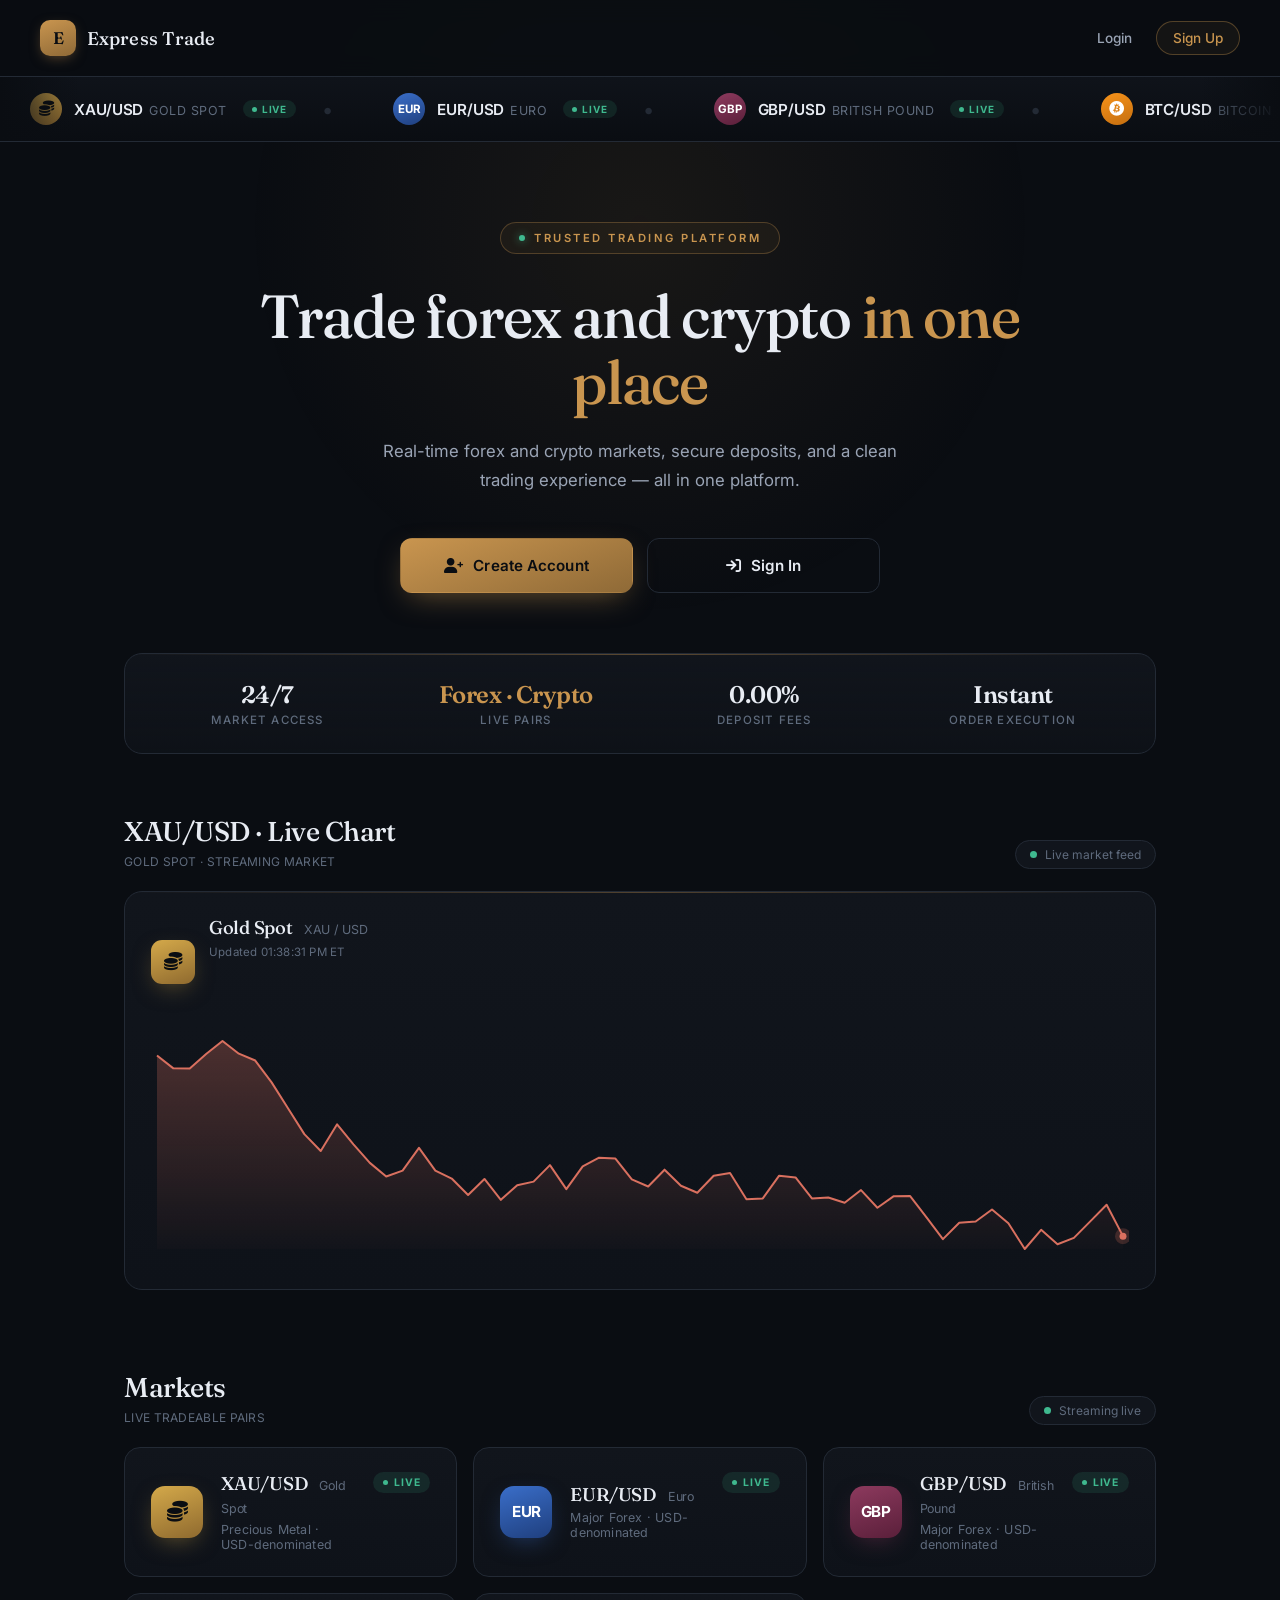
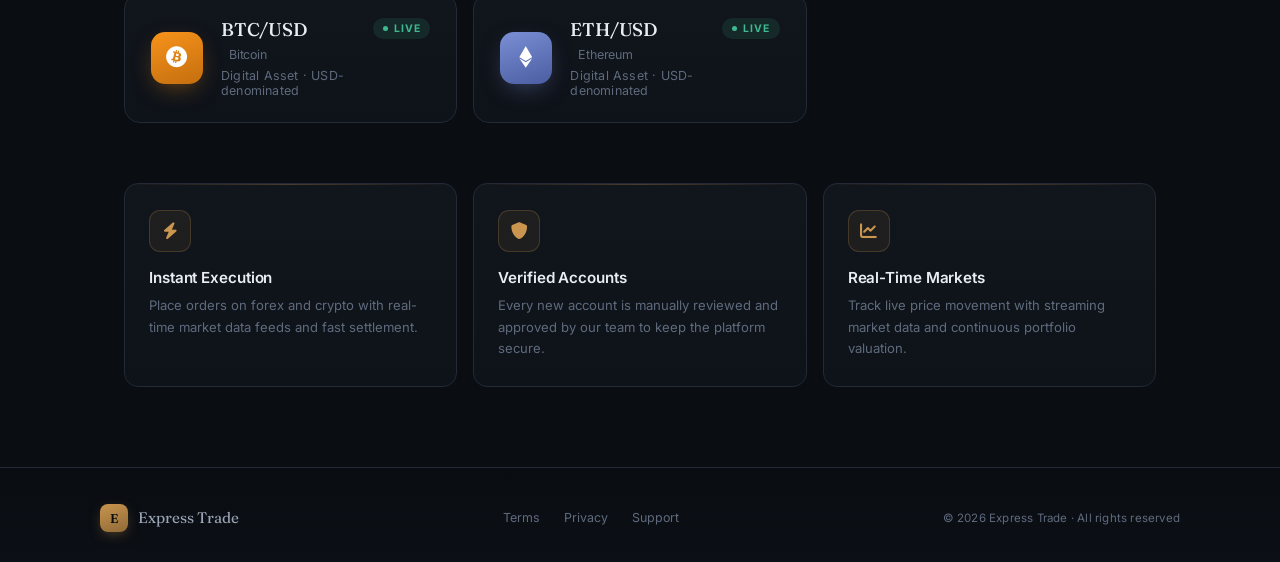
<file: index.html>
<!DOCTYPE html>
<html lang="en">
<head>
<meta charset="UTF-8" />
<meta name="viewport" content="width=device-width, initial-scale=1.0" />
<title>Express Trade • Trade Smarter</title>
<link rel="stylesheet" href="https://cdnjs.cloudflare.com/ajax/libs/font-awesome/6.0.0-beta3/css/all.min.css" />
<link href="https://fonts.googleapis.com/css2?family=Fraunces:opsz,wght@9..144,400;9..144,500;9..144,600&family=Inter:wght@400;500;600;700&display=swap" rel="stylesheet">
<style>
  :root{
    --bg:#0a0d12;
    --panel:#11151c;
    --panel-2:#161b24;
    --line:#232a35;
    --text:#e8ecf3;
    --text-dim:#9aa4b5;
    --text-faint:#5f6b7d;
    --copper:#c9954f;
    --copper-dim:#8f6a37;
    --teal:#3fb98f;
    --rose:#d9705f;
  }
  *{box-sizing:border-box;margin:0;padding:0;}
  html{scroll-behavior:smooth;}
  body{
    background:var(--bg);
    color:var(--text);
    font-family:'Inter',sans-serif;
    -webkit-font-smoothing:antialiased;
    min-height:100vh;
    position:relative;
    overflow-x:hidden;
  }
  body::before{
    content:'';
    position:fixed;
    top:-25%;
    left:50%;
    transform:translateX(-50%);
    width:900px;
    height:900px;
    background:radial-gradient(circle,rgba(201,149,79,0.08),transparent 62%);
    pointer-events:none;
    z-index:0;
  }

  /* ========== NAV ========== */
  .nav{
    padding:20px 40px;
    display:flex;
    align-items:center;
    justify-content:space-between;
    position:relative;
    z-index:3;
    border-bottom:1px solid var(--line);
    background:rgba(10,13,18,0.85);
    backdrop-filter:blur(12px);
    position:sticky;
    top:0;
  }
  .brand{display:flex;align-items:center;gap:11px;}
  .brand-mark{
    width:36px;height:36px;border-radius:10px;
    background:linear-gradient(160deg,var(--copper),var(--copper-dim));
    display:flex;align-items:center;justify-content:center;
    font-family:'Fraunces',serif;font-weight:600;font-size:1.05rem;color:#0a0d12;
    box-shadow:0 4px 14px -4px rgba(201,149,79,0.5);
  }
  .brand span{
    font-family:'Fraunces',serif;font-size:1.15rem;letter-spacing:.1px;font-weight:500;
  }
  .nav-links{display:flex;align-items:center;gap:8px;}
  .nav-links a{
    color:var(--text-dim);
    font-size:.85rem;
    text-decoration:none;
    padding:8px 16px;
    border-radius:20px;
    font-weight:500;
    transition:.18s;
  }
  .nav-links a:hover{color:var(--text);background:var(--panel);}
  .nav-links a.accent{
    color:var(--copper);
    border:1px solid rgba(201,149,79,0.35);
    background:rgba(201,149,79,0.06);
  }
  .nav-links a.accent:hover{
    background:rgba(201,149,79,0.14);
    border-color:var(--copper);
    color:var(--copper);
  }

  /* ========== LIVE TICKER TAPE ========== */
  .ticker-strip{
    background:linear-gradient(180deg,#0f131a,#0a0d12);
    border-bottom:1px solid var(--line);
    padding:16px 0;
    position:relative;
    z-index:2;
    overflow:hidden;
    display:flex;
    align-items:center;
  }
  .ticker-strip::before,
  .ticker-strip::after{
    content:'';
    position:absolute;
    top:0;
    bottom:0;
    width:80px;
    z-index:3;
    pointer-events:none;
  }
  .ticker-strip::before{
    left:0;
    background:linear-gradient(90deg,#0a0d12,rgba(10,13,18,0));
  }
  .ticker-strip::after{
    right:0;
    background:linear-gradient(270deg,#0a0d12,rgba(10,13,18,0));
  }
  .ticker-track{
    display:flex;
    gap:60px;
    animation:tickerScroll 40s linear infinite;
    white-space:nowrap;
    width:max-content;
    padding:0 30px;
  }
  .ticker-strip:hover .ticker-track{animation-play-state:paused;}
  @keyframes tickerScroll{
    0%{transform:translateX(0);}
    100%{transform:translateX(-50%);}
  }
  .tick{
    display:flex;
    align-items:center;
    gap:12px;
    flex:none;
  }
  .tick-icon{
    width:32px;height:32px;
    border-radius:50%;
    display:flex;
    align-items:center;
    justify-content:center;
    flex:none;
    font-size:.95rem;
  }
  .tick-icon.gold{background:linear-gradient(160deg,#d4a94a,#8f6a2f);color:#0a0d12;}
  .tick-icon.btc{background:linear-gradient(160deg,#f7931a,#c46e0f);color:#ffffff;}
  .tick-icon.eth{background:linear-gradient(160deg,#7b8fd6,#4a5da0);color:#ffffff;}
  .tick-icon.eur{background:linear-gradient(160deg,#3a6ec9,#1f3f7e);color:#ffffff;font-weight:700;font-size:.72rem;font-family:'Inter',sans-serif;}
  .tick-icon.gbp{background:linear-gradient(160deg,#8d3a5e,#5a1f3a);color:#ffffff;font-weight:700;font-size:.72rem;font-family:'Inter',sans-serif;}
  .tick-label{
    font-size:.95rem;
    font-weight:600;
    letter-spacing:-0.1px;
    color:var(--text);
  }
  .tick-label span{
    color:var(--text-faint);
    font-weight:400;
    margin-left:6px;
    font-size:.78rem;
    text-transform:uppercase;
    letter-spacing:.5px;
  }
  .tick-live{
    font-size:.62rem;
    font-weight:700;
    color:var(--teal);
    background:rgba(63,185,143,0.12);
    padding:3px 9px;
    border-radius:20px;
    letter-spacing:.8px;
    display:flex;
    align-items:center;
    gap:5px;
    margin-left:4px;
  }
  .tick-live::before{
    content:'';
    width:5px;height:5px;
    border-radius:50%;
    background:var(--teal);
    animation:blink 2s infinite;
  }
  @keyframes blink{
    0%,100%{opacity:1;}
    50%{opacity:0.35;}
  }
  .tick-sep{
    color:var(--line);
    font-size:1.3rem;
    margin-left:14px;
    user-select:none;
  }

  /* ========== HERO ========== */
  main{
    display:flex;
    flex-direction:column;
    align-items:center;
    padding:80px 24px 60px;
    text-align:center;
    position:relative;
    z-index:1;
  }
  .eyebrow{
    display:inline-flex;
    align-items:center;
    gap:9px;
    font-size:.7rem;
    color:var(--copper);
    letter-spacing:2.5px;
    text-transform:uppercase;
    border:1px solid rgba(201,149,79,0.3);
    background:rgba(201,149,79,0.06);
    padding:8px 18px;
    border-radius:20px;
    margin-bottom:30px;
    font-weight:600;
  }
  .eyebrow .dot{
    width:6px;height:6px;border-radius:50%;background:var(--teal);
    box-shadow:0 0 8px rgba(63,185,143,0.7);
    animation:blink 2s infinite;
  }
  h1{
    font-family:'Fraunces',serif;
    font-weight:500;
    font-size:clamp(2.2rem,5.5vw,3.8rem);
    line-height:1.08;
    letter-spacing:-1.2px;
    max-width:780px;
    margin-bottom:22px;
  }
  h1 em{font-style:normal;color:var(--copper);}
  .sub{
    color:var(--text-dim);
    font-size:1.05rem;
    max-width:560px;
    line-height:1.7;
    margin-bottom:44px;
    font-weight:400;
  }
  .cta-row{
    display:flex;
    gap:14px;
    flex-wrap:wrap;
    justify-content:center;
    width:100%;
    max-width:480px;
  }
  .cta{
    flex:1 1 190px;
    min-width:160px;
    padding:17px 28px;
    border-radius:12px;
    font-weight:600;
    font-size:.95rem;
    cursor:pointer;
    text-decoration:none;
    display:inline-flex;
    align-items:center;
    justify-content:center;
    gap:10px;
    transition:.22s;
    border:1px solid transparent;
    letter-spacing:.1px;
  }
  .cta-primary{
    background:linear-gradient(160deg,var(--copper),var(--copper-dim));
    color:#0a0d12;
    box-shadow:0 10px 30px -10px rgba(201,149,79,0.55);
  }
  .cta-primary:hover{
    transform:translateY(-2px);
    box-shadow:0 14px 38px -10px rgba(201,149,79,0.75);
  }
  .cta-ghost{background:transparent;border-color:var(--line);color:var(--text);}
  .cta-ghost:hover{
    border-color:var(--copper-dim);
    background:var(--panel);
    transform:translateY(-2px);
  }

  /* ========== TRUST STATS BAR ========== */
  .trust-bar{
    width:100%;
    max-width:1080px;
    margin:0 auto;
    padding:0 24px 40px;
    position:relative;
    z-index:1;
  }
  .trust-inner{
    background:linear-gradient(180deg,var(--panel),rgba(17,21,28,0.6));
    border:1px solid var(--line);
    border-radius:18px;
    padding:26px 28px;
    display:grid;
    grid-template-columns:repeat(4,1fr);
    gap:20px;
    position:relative;
    overflow:hidden;
  }
  .trust-inner::before{
    content:'';
    position:absolute;
    top:0;left:0;right:0;
    height:1px;
    background:linear-gradient(90deg,transparent,rgba(201,149,79,0.4),transparent);
  }
  .trust-item{text-align:center;}
  .trust-item .tv{
    font-family:'Fraunces',serif;
    font-size:1.5rem;
    font-weight:600;
    color:var(--text);
    letter-spacing:-0.5px;
    margin-bottom:4px;
  }
  .trust-item .tv.copper{color:var(--copper);}
  .trust-item .tl{
    font-size:.72rem;
    color:var(--text-faint);
    text-transform:uppercase;
    letter-spacing:1.2px;
    font-weight:500;
  }

  /* ========== SECTION ========== */
  .section{
    width:100%;
    max-width:1080px;
    padding:20px 24px 60px;
    position:relative;
    z-index:1;
    margin:0 auto;
  }
  .section-head{
    display:flex;
    justify-content:space-between;
    align-items:flex-end;
    margin-bottom:22px;
    flex-wrap:wrap;
    gap:10px;
  }
  .section-head h2{
    font-family:'Fraunces',serif;
    font-size:1.7rem;
    font-weight:500;
    letter-spacing:-0.5px;
  }
  .section-head h2 small{
    font-family:'Inter',sans-serif;
    font-size:.75rem;
    color:var(--text-faint);
    font-weight:400;
    letter-spacing:.3px;
    text-transform:uppercase;
    display:block;
    margin-top:6px;
  }
  .section-head .meta{
    font-size:.75rem;
    color:var(--text-faint);
    display:flex;
    align-items:center;
    gap:8px;
    padding:6px 14px;
    border:1px solid var(--line);
    border-radius:20px;
    background:var(--panel);
  }
  .live-dot{
    width:7px;height:7px;border-radius:50%;
    background:var(--teal);
    box-shadow:0 0 0 0 rgba(63,185,143,0.6);
    animation:pulse 1.8s infinite;
  }
  @keyframes pulse{
    0%{box-shadow:0 0 0 0 rgba(63,185,143,0.6);}
    70%{box-shadow:0 0 0 10px rgba(63,185,143,0);}
    100%{box-shadow:0 0 0 0 rgba(63,185,143,0);}
  }

  /* ========== FOREX CHART CARD ========== */
  .chart-card{
    background:linear-gradient(180deg,var(--panel),#0e1219);
    border:1px solid var(--line);
    border-radius:18px;
    padding:24px 26px;
    position:relative;
    overflow:hidden;
  }
  .chart-card::before{
    content:'';
    position:absolute;
    top:0;left:0;right:0;
    height:1px;
    background:linear-gradient(90deg,transparent,rgba(201,149,79,0.35),transparent);
  }
  .chart-head{
    display:flex;
    justify-content:space-between;
    align-items:center;
    margin-bottom:18px;
    flex-wrap:wrap;
    gap:16px;
  }
  .chart-pair{
    display:flex;
    align-items:center;
    gap:14px;
  }
  .chart-pair-icon{
    width:44px;height:44px;
    border-radius:11px;
    display:flex;
    align-items:center;
    justify-content:center;
    font-size:1.15rem;
    background:linear-gradient(160deg,#d4a94a,#8f6a2f);
    color:#0a0d12;
    box-shadow:0 8px 24px -8px rgba(212,169,74,0.5);
    flex:none;
  }
  .chart-pair .name{
    font-family:'Fraunces',serif;
    font-weight:500;
    font-size:1.15rem;
    letter-spacing:-0.3px;
  }
  .chart-pair .name span{
    color:var(--text-faint);
    font-family:'Inter',sans-serif;
    font-weight:400;
    font-size:.78rem;
    margin-left:8px;
  }
  .chart-pair .sub{
    font-size:.72rem;
    color:var(--text-faint);
    margin-top:4px;
    letter-spacing:.2px;
  }

  #forexChart{
    width:100%;
    height:240px;
    display:block;
  }

  /* ========== MARKET GRID ========== */
  .market-grid{
    display:grid;
    grid-template-columns:repeat(auto-fill,minmax(280px,1fr));
    gap:16px;
  }
  .pair-card{
    background:linear-gradient(180deg,var(--panel),#0e1219);
    border:1px solid var(--line);
    border-radius:16px;
    padding:24px 26px;
    transition:.22s;
    position:relative;
    overflow:hidden;
    display:flex;
    align-items:center;
    gap:18px;
  }
  .pair-card::before{
    content:'';
    position:absolute;
    top:0;left:0;right:0;
    height:1px;
    background:linear-gradient(90deg,transparent,rgba(201,149,79,0.3),transparent);
    opacity:0;
    transition:.22s;
  }
  .pair-card:hover{
    border-color:var(--copper-dim);
    transform:translateY(-3px);
    box-shadow:0 16px 40px -16px rgba(201,149,79,0.22);
  }
  .pair-card:hover::before{opacity:1;}
  .pair-icon{
    width:52px;height:52px;
    border-radius:14px;
    display:flex;
    align-items:center;
    justify-content:center;
    font-size:1.35rem;
    flex:none;
    font-weight:700;
    font-family:'Inter',sans-serif;
  }
  .pair-icon.gold{
    background:linear-gradient(160deg,#d4a94a,#8f6a2f);
    color:#0a0d12;
    box-shadow:0 8px 24px -8px rgba(212,169,74,0.5);
    font-size:1.3rem;
  }
  .pair-icon.btc{
    background:linear-gradient(160deg,#f7931a,#c46e0f);
    color:#ffffff;
    box-shadow:0 8px 24px -8px rgba(247,147,26,0.5);
    font-size:1.35rem;
  }
  .pair-icon.eth{
    background:linear-gradient(160deg,#7b8fd6,#4a5da0);
    color:#ffffff;
    box-shadow:0 8px 24px -8px rgba(123,143,214,0.5);
    font-size:1.35rem;
  }
  .pair-icon.eur{
    background:linear-gradient(160deg,#3a6ec9,#1f3f7e);
    color:#ffffff;
    box-shadow:0 8px 24px -8px rgba(58,110,201,0.5);
    font-size:.95rem;
    letter-spacing:-0.5px;
  }
  .pair-icon.gbp{
    background:linear-gradient(160deg,#8d3a5e,#5a1f3a);
    color:#ffffff;
    box-shadow:0 8px 24px -8px rgba(141,58,94,0.5);
    font-size:.95rem;
    letter-spacing:-0.5px;
  }
  .pair-info{flex:1;min-width:0;}
  .pair-name{
    font-family:'Fraunces',serif;
    font-size:1.15rem;
    font-weight:500;
    letter-spacing:-0.2px;
    margin-bottom:4px;
  }
  .pair-name span{
    color:var(--text-faint);
    font-family:'Inter',sans-serif;
    font-weight:400;
    font-size:.78rem;
    margin-left:8px;
  }
  .pair-desc{
    font-size:.78rem;
    color:var(--text-faint);
    letter-spacing:.2px;
  }
  .pair-status{
    display:flex;
    align-items:center;
    gap:6px;
    font-size:.65rem;
    font-weight:700;
    color:var(--teal);
    background:rgba(63,185,143,0.12);
    padding:4px 10px;
    border-radius:20px;
    letter-spacing:.8px;
    align-self:flex-start;
  }
  .pair-status::before{
    content:'';
    width:5px;height:5px;
    border-radius:50%;
    background:var(--teal);
    animation:blink 2s infinite;
  }

  /* ========== FEATURES ========== */
  .features{
    display:grid;
    grid-template-columns:repeat(3,1fr);
    gap:16px;
    max-width:1080px;
    width:100%;
    margin:0 auto;
    padding:0 24px 80px;
    position:relative;
    z-index:1;
  }
  .feat{
    background:linear-gradient(180deg,var(--panel),#0e1219);
    border:1px solid var(--line);
    border-radius:14px;
    padding:26px 24px;
    transition:.2s;
    position:relative;
    overflow:hidden;
  }
  .feat::before{
    content:'';
    position:absolute;
    top:0;left:0;right:0;
    height:1px;
    background:linear-gradient(90deg,transparent,rgba(201,149,79,0.3),transparent);
  }
  .feat:hover{
    border-color:var(--copper-dim);
    transform:translateY(-3px);
    box-shadow:0 16px 40px -16px rgba(201,149,79,0.2);
  }
  .feat .feat-icon{
    width:42px;height:42px;border-radius:11px;
    background:rgba(201,149,79,0.08);
    border:1px solid rgba(201,149,79,0.22);
    display:flex;align-items:center;justify-content:center;
    color:var(--copper);
    font-size:1.05rem;
    margin-bottom:16px;
  }
  .feat h4{font-size:.95rem;font-weight:600;margin-bottom:8px;letter-spacing:-0.1px;}
  .feat p{font-size:.82rem;color:var(--text-faint);line-height:1.65;}

  /* ========== FOOTER ========== */
  footer{
    border-top:1px solid var(--line);
    padding:36px 24px 30px;
    position:relative;
    z-index:1;
    background:linear-gradient(180deg,transparent,rgba(15,19,26,0.5));
  }
  .footer-inner{
    max-width:1080px;
    margin:0 auto;
    display:flex;
    justify-content:space-between;
    align-items:center;
    flex-wrap:wrap;
    gap:16px;
  }
  .footer-brand{display:flex;align-items:center;gap:10px;}
  .footer-brand .brand-mark{
    width:28px;height:28px;
    border-radius:8px;
    font-size:.8rem;
  }
  .footer-brand span{
    font-family:'Fraunces',serif;
    font-size:.95rem;
    color:var(--text-dim);
  }
  .footer-links{display:flex;gap:24px;flex-wrap:wrap;}
  .footer-links a{
    color:var(--text-faint);
    font-size:.78rem;
    text-decoration:none;
    transition:.15s;
  }
  .footer-links a:hover{color:var(--copper);}
  .footer-copy{
    font-size:.72rem;
    color:var(--text-faint);
    letter-spacing:.2px;
  }

  @media (max-width:900px){
    .trust-inner{grid-template-columns:repeat(2,1fr);gap:24px;}
    .features{grid-template-columns:1fr;}
  }
  @media (max-width:640px){
    .nav{padding:16px 20px;}
    .nav-links a{padding:6px 12px;font-size:.78rem;}
    h1{letter-spacing:-0.8px;}
    main{padding:60px 20px 40px;}
    .sub{font-size:.95rem;}
    .section{padding:16px 18px 40px;}
    .section-head h2{font-size:1.4rem;}
    .trust-inner{padding:22px 20px;}
    .trust-item .tv{font-size:1.25rem;}
    .footer-inner{flex-direction:column;text-align:center;gap:20px;}
    .footer-links{justify-content:center;}
    .ticker-track{gap:40px;}
    .tick-label{font-size:.85rem;}
  }
</style>
</head>
<body>

<!-- ========== NAV ========== -->
<div class="nav">
  <div class="brand">
    <div class="brand-mark">E</div>
    <span>Express Trade</span>
  </div>
  <div class="nav-links">
    <a href="auth.html#login">Login</a>
    <a href="auth.html#signup" class="accent">Sign Up</a>
  </div>
</div>

<!-- ========== LIVE TICKER TAPE ========== -->
<div class="ticker-strip">
  <div class="ticker-track" id="tickerTrack">
    <!-- filled by JS -->
  </div>
</div>

<!-- ========== HERO ========== -->
<main>
  <div class="eyebrow">
    <span class="dot"></span> Trusted Trading Platform
  </div>

  <h1>Trade forex and crypto <em>in one place</em></h1>

  <p class="sub">
    Real-time forex and crypto markets, secure deposits, and a clean trading experience — all in one platform.
  </p>

  <div class="cta-row">
    <a href="auth.html#signup" class="cta cta-primary">
      <i class="fas fa-user-plus"></i> Create Account
    </a>
    <a href="auth.html#login" class="cta cta-ghost">
      <i class="fas fa-arrow-right-to-bracket"></i> Sign In
    </a>
  </div>
</main>

<!-- ========== TRUST BAR ========== -->
<div class="trust-bar">
  <div class="trust-inner">
    <div class="trust-item">
      <div class="tv">24/7</div>
      <div class="tl">Market Access</div>
    </div>
    <div class="trust-item">
      <div class="tv copper">Forex · Crypto</div>
      <div class="tl">Live Pairs</div>
    </div>
    <div class="trust-item">
      <div class="tv">0.00%</div>
      <div class="tl">Deposit Fees</div>
    </div>
    <div class="trust-item">
      <div class="tv">Instant</div>
      <div class="tl">Order Execution</div>
    </div>
  </div>
</div>

<!-- ========== XAU/USD LIVE CHART ========== -->
<div class="section">
  <div class="section-head">
    <h2>XAU/USD · Live Chart <small>Gold Spot · Streaming Market</small></h2>
    <div class="meta"><span class="live-dot"></span> Live market feed</div>
  </div>

  <div class="chart-card">
    <div class="chart-head">
      <div class="chart-pair">
        <div class="chart-pair-icon"><i class="fas fa-coins"></i></div>
        <div>
          <div class="name">Gold Spot <span>XAU / USD</span></div>
          <div class="sub" id="chartUpdated">—</div>
        </div>
      </div>
    </div>

    <canvas id="forexChart"></canvas>
  </div>
</div>

<!-- ========== LIVE MARKETS ========== -->
<div class="section">
  <div class="section-head">
    <h2>Markets <small>Live Tradeable Pairs</small></h2>
    <div class="meta"><span class="live-dot"></span> Streaming live</div>
  </div>

  <div class="market-grid">

    <!-- XAU/USD -->
    <div class="pair-card">
      <div class="pair-icon gold"><i class="fas fa-coins"></i></div>
      <div class="pair-info">
        <div class="pair-name">XAU/USD <span>Gold Spot</span></div>
        <div class="pair-desc">Precious Metal · USD-denominated</div>
      </div>
      <div class="pair-status">LIVE</div>
    </div>

    <!-- EUR/USD -->
    <div class="pair-card">
      <div class="pair-icon eur">EUR</div>
      <div class="pair-info">
        <div class="pair-name">EUR/USD <span>Euro</span></div>
        <div class="pair-desc">Major Forex · USD-denominated</div>
      </div>
      <div class="pair-status">LIVE</div>
    </div>

    <!-- GBP/USD -->
    <div class="pair-card">
      <div class="pair-icon gbp">GBP</div>
      <div class="pair-info">
        <div class="pair-name">GBP/USD <span>British Pound</span></div>
        <div class="pair-desc">Major Forex · USD-denominated</div>
      </div>
      <div class="pair-status">LIVE</div>
    </div>

    <!-- BTC/USD -->
    <div class="pair-card">
      <div class="pair-icon btc"><i class="fab fa-bitcoin"></i></div>
      <div class="pair-info">
        <div class="pair-name">BTC/USD <span>Bitcoin</span></div>
        <div class="pair-desc">Digital Asset · USD-denominated</div>
      </div>
      <div class="pair-status">LIVE</div>
    </div>

    <!-- ETH/USD -->
    <div class="pair-card">
      <div class="pair-icon eth"><i class="fab fa-ethereum"></i></div>
      <div class="pair-info">
        <div class="pair-name">ETH/USD <span>Ethereum</span></div>
        <div class="pair-desc">Digital Asset · USD-denominated</div>
      </div>
      <div class="pair-status">LIVE</div>
    </div>

  </div>
</div>

<!-- ========== FEATURES ========== -->
<div class="features">
  <div class="feat">
    <div class="feat-icon"><i class="fas fa-bolt"></i></div>
    <h4>Instant Execution</h4>
    <p>Place orders on forex and crypto with real-time market data feeds and fast settlement.</p>
  </div>
  <div class="feat">
    <div class="feat-icon"><i class="fas fa-shield-alt"></i></div>
    <h4>Verified Accounts</h4>
    <p>Every new account is manually reviewed and approved by our team to keep the platform secure.</p>
  </div>
  <div class="feat">
    <div class="feat-icon"><i class="fas fa-chart-line"></i></div>
    <h4>Real-Time Markets</h4>
    <p>Track live price movement with streaming market data and continuous portfolio valuation.</p>
  </div>
</div>

<!-- ========== FOOTER ========== -->
<footer>
  <div class="footer-inner">
    <div class="footer-brand">
      <div class="brand-mark">E</div>
      <span>Express Trade</span>
    </div>
    <div class="footer-links">
      <a href="#">Terms</a>
      <a href="#">Privacy</a>
      <a href="#">Support</a>
    </div>
    <div class="footer-copy">© <span id="year"></span> Express Trade · All rights reserved</div>
  </div>
</footer>

<script>
(function(){
  // ============================================================
  //  TICKER TAPE  (5 pairs — infinite scrolling marquee)
  // ============================================================
  const PAIRS = [
    { code:'XAU/USD', label:'Gold Spot',    iconClass:'gold', iconFA:'fa-coins',    isBrand:false },
    { code:'EUR/USD', label:'Euro',         iconClass:'eur',  iconText:'EUR',       isBrand:false },
    { code:'GBP/USD', label:'British Pound',iconClass:'gbp',  iconText:'GBP',       isBrand:false },
    { code:'BTC/USD', label:'Bitcoin',      iconClass:'btc',  iconFA:'fa-bitcoin',  isBrand:true  },
    { code:'ETH/USD', label:'Ethereum',     iconClass:'eth',  iconFA:'fa-ethereum', isBrand:true  }
  ];

  const tickerTrack = document.getElementById('tickerTrack');

  function tickerIcon(p){
    if(p.isBrand)  return `<i class="fab ${p.iconFA}"></i>`;
    if(p.iconText) return p.iconText;
    return `<i class="fas ${p.iconFA}"></i>`;
  }

  function tickerItem(p){
    return `
      <div class="tick">
        <div class="tick-icon ${p.iconClass}">${tickerIcon(p)}</div>
        <div class="tick-label">${p.code}<span>${p.label}</span></div>
        <div class="tick-live">LIVE</div>
        <span class="tick-sep">•</span>
      </div>
    `;
  }

  function renderTicker(){
    const items = PAIRS.map(tickerItem).join('');
    tickerTrack.innerHTML = items + items + items;
  }

  // ============================================================
  //  XAU/USD LIVE CHART  (simulated — pure JS, no price shown)
  // ============================================================
  const canvas = document.getElementById('forexChart');
  const ctx = canvas.getContext('2d');
  const HIST_POINTS = 60;
  let goldHistory = [];

  let goldPrice = 2650 + (Math.random() * 30 - 15);

  function seedChartData(){
    goldHistory = [];
    let p = goldPrice * (0.997 + Math.random()*0.006);
    for(let i=0; i<HIST_POINTS; i++){
      p += (Math.random() - 0.48) * p * 0.0009;
      goldHistory.push(Math.max(p, 0.01));
    }
    goldHistory[goldHistory.length - 1] = goldPrice;
  }

  function resizeCanvas(){
    const dpr = window.devicePixelRatio || 1;
    canvas.width  = canvas.clientWidth  * dpr;
    canvas.height = canvas.clientHeight * dpr;
  }

  function drawChart(){
    const dpr = window.devicePixelRatio || 1;
    const w = canvas.width, h = canvas.height;
    ctx.clearRect(0,0,w,h);

    if(!goldHistory.length) return;

    const min = Math.min(...goldHistory);
    const max = Math.max(...goldHistory);
    const range = (max - min) || 1;
    const padTop = 16*dpr, padBot = 16*dpr, padLeft = 6*dpr, padRight = 6*dpr;
    const chartH = h - padTop - padBot;
    const chartW = w - padLeft - padRight;

    const isUp = goldHistory[goldHistory.length-1] >= goldHistory[0];
    const lineColor = isUp ? '#3fb98f' : '#d9705f';

    const pts = goldHistory.map((p,i)=>{
      const x = padLeft + (i/(goldHistory.length-1 || 1)) * chartW;
      const y = padTop + chartH - ((p-min)/range) * chartH;
      return [x,y];
    });

    const grad = ctx.createLinearGradient(0, 0, 0, h);
    if(isUp){
      grad.addColorStop(0, 'rgba(63,185,143,0.32)');
      grad.addColorStop(1, 'rgba(63,185,143,0)');
    } else {
      grad.addColorStop(0, 'rgba(217,112,95,0.32)');
      grad.addColorStop(1, 'rgba(217,112,95,0)');
    }

    ctx.beginPath();
    pts.forEach(([x,y], i)=> i===0 ? ctx.moveTo(x,y) : ctx.lineTo(x,y));
    ctx.lineTo(pts[pts.length-1][0], h - padBot);
    ctx.lineTo(pts[0][0], h - padBot);
    ctx.closePath();
    ctx.fillStyle = grad;
    ctx.fill();

    ctx.beginPath();
    pts.forEach(([x,y], i)=> i===0 ? ctx.moveTo(x,y) : ctx.lineTo(x,y));
    ctx.strokeStyle = lineColor;
    ctx.lineWidth = 2 * dpr;
    ctx.lineJoin = 'round';
    ctx.stroke();

    const [lx, ly] = pts[pts.length-1];
    ctx.beginPath();
    ctx.arc(lx, ly, 3.5*dpr, 0, Math.PI*2);
    ctx.fillStyle = lineColor;
    ctx.fill();
    ctx.beginPath();
    ctx.arc(lx, ly, 8*dpr, 0, Math.PI*2);
    ctx.fillStyle = isUp ? 'rgba(63,185,143,0.22)' : 'rgba(217,112,95,0.22)';
    ctx.fill();
  }

  function updateChartTime(){
    document.getElementById('chartUpdated').textContent =
      'Updated ' + new Date().toLocaleTimeString('en-US', {
        timeZone: 'America/New_York',
        hour: '2-digit',
        minute: '2-digit',
        second: '2-digit'
      }) + ' ET';
  }

  function tickGold(){
    const drift = (Math.random() - 0.5) * goldPrice * 0.0006;
    goldPrice = Math.max(goldPrice + drift, 0.01);
    updateChartTime();
  }

  function pushChartPoint(){
    goldHistory.push(goldPrice);
    if(goldHistory.length > HIST_POINTS) goldHistory.shift();
    drawChart();
  }

  // ============================================================
  //  BOOT
  // ============================================================
  document.getElementById('year').textContent = new Date().getFullYear();

  renderTicker();

  seedChartData();
  resizeCanvas();
  drawChart();
  updateChartTime();

  window.addEventListener('resize', ()=>{
    resizeCanvas();
    drawChart();
  });

  setInterval(tickGold, 3000);
  setInterval(pushChartPoint, 4000);

})();
</script>

<!--Start of Tawk.to Script-->
<script type="text/javascript">
var Tawk_API=Tawk_API||{}, Tawk_LoadStart=new Date();
(function(){
var s1=document.createElement("script"),s0=document.getElementsByTagName("script")[0];
s1.async=true;
s1.src='https://embed.tawk.to/6aab42073768263445ac02ab/1k2mfjro1';
s1.charset='UTF-8';
s1.setAttribute('crossorigin','*');
s0.parentNode.insertBefore(s1,s0);
})();
</script>
<!--End of Tawk.to Script-->

</body>
</html>
</file>
